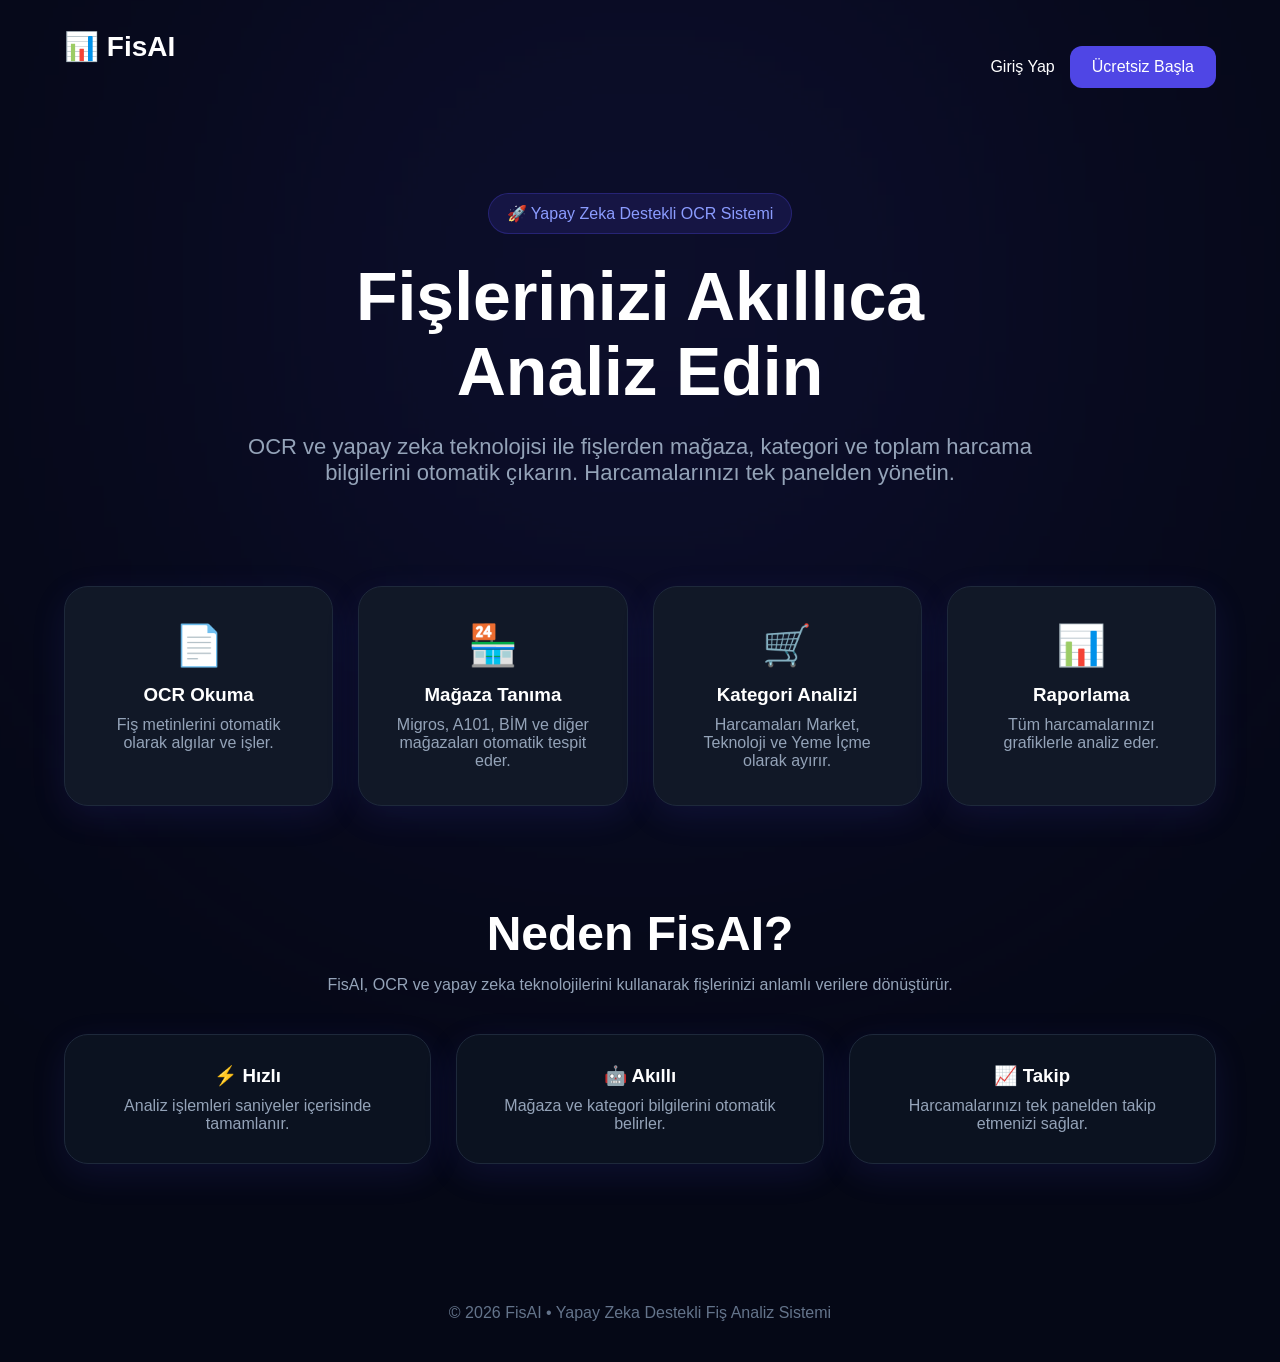
<file: templates/index.html>
<!DOCTYPE html>
<html lang="tr">
<head>
    <meta charset="UTF-8">
    <meta name="viewport" content="width=device-width, initial-scale=1.0">
    <title>FisAI - Yapay Zeka Destekli Fiş Analizi</title>

    <link rel="stylesheet" href="/static/css/style.css">
</head>
<body>

<nav class="navbar">

    <div class="logo">
        📊 FisAI
    </div>

    <div class="nav-buttons">

        <a href="/login" class="nav-login">
            Giriş Yap
        </a>

        <a href="/register" class="nav-register">
            Ücretsiz Başla
        </a>

    </div>

</nav>

<section class="hero">

    <div class="hero-badge">
        🚀 Yapay Zeka Destekli OCR Sistemi
    </div>

    <h1>
        Fişlerinizi Akıllıca<br>
        Analiz Edin
    </h1>

    <p>
        OCR ve yapay zeka teknolojisi ile fişlerden mağaza,
        kategori ve toplam harcama bilgilerini otomatik çıkarın.
        Harcamalarınızı tek panelden yönetin.
    </p>

</section>

<section class="features">

    <div class="feature-card">
        <div class="feature-icon">📄</div>
        <h3>OCR Okuma</h3>
        <p>
            Fiş metinlerini otomatik olarak algılar
            ve işler.
        </p>
    </div>

    <div class="feature-card">
        <div class="feature-icon">🏪</div>
        <h3>Mağaza Tanıma</h3>
        <p>
            Migros, A101, BİM ve diğer mağazaları
            otomatik tespit eder.
        </p>
    </div>

    <div class="feature-card">
        <div class="feature-icon">🛒</div>
        <h3>Kategori Analizi</h3>
        <p>
            Harcamaları Market, Teknoloji ve
            Yeme İçme olarak ayırır.
        </p>
    </div>

    <div class="feature-card">
        <div class="feature-icon">📊</div>
        <h3>Raporlama</h3>
        <p>
            Tüm harcamalarınızı grafiklerle
            analiz eder.
        </p>
    </div>

</section>

<section class="why-us">

    <h2>Neden FisAI?</h2>

    <p class="why-text">
        FisAI, OCR ve yapay zeka teknolojilerini kullanarak
        fişlerinizi anlamlı verilere dönüştürür.
    </p>

    <div class="why-grid">

        <div class="why-card">
            <h3>⚡ Hızlı</h3>
            <p>
                Analiz işlemleri saniyeler içerisinde tamamlanır.
            </p>
        </div>

        <div class="why-card">
            <h3>🤖 Akıllı</h3>
            <p>
                Mağaza ve kategori bilgilerini otomatik belirler.
            </p>
        </div>

        <div class="why-card">
            <h3>📈 Takip</h3>
            <p>
                Harcamalarınızı tek panelden takip etmenizi sağlar.
            </p>
        </div>

    </div>

</section>

<footer class="footer">

    <p>
        © 2026 FisAI • Yapay Zeka Destekli Fiş Analiz Sistemi
    </p>

</footer>

</body>
</html>
</file>
<file: static/css/style.css>
*{
    margin:0;
    padding:0;
    box-sizing:border-box;
}

body{
    font-family:Arial,sans-serif;
    background:#050816;
    color:white;
}

/* =========================
BUTTONS
========================= */

.btn,
.primary-btn{
    background:#4f46e5;
    color:white;
    padding:14px 24px;
    border:none;
    border-radius:12px;
    text-decoration:none;
    cursor:pointer;
    font-weight:600;
    transition:.3s;
}

.btn:hover,
.primary-btn:hover{
    background:#3730a3;
}

.secondary-btn-dark{
    background:white;
    color:#4f46e5;
    border:2px solid #4f46e5;
    padding:14px 24px;
    border-radius:12px;
    text-decoration:none;
    font-weight:600;
}

.secondary-btn-dark:hover{
    background:#eef2ff;
}

.logout-btn{
    background:#ef4444;
}

.logout-btn:hover{
    background:#dc2626;
}

/* =========================
LANDING PAGE
========================= */

.home-page{
    background:#050816;
    color:white;
}

.navbar{
    width:90%;
    max-width:1400px;
    margin:auto;
    padding:30px 0;
    display:flex;
    justify-content:space-between;
    align-items:center;
}

.logo{
    font-size:34px;
    font-weight:700;
    color:white;
}

.nav-menu{
    display:flex;
    gap:30px;
}
.nav-menu a{
    color:#94a3b8;
}

.nav-login{
    color:white;
}

.nav-menu a{
    color:#94a3b8;
    text-decoration:none;
}

.nav-menu a:hover{
    color:white;
}

.nav-buttons{
    display:flex;
    align-items:center;
    gap:15px;
}

.nav-login{
    color:white;
    text-decoration:none;
}

.nav-register{
    background:#4f46e5;
    color:white;
    text-decoration:none;
    padding:12px 22px;
    border-radius:12px;
}

.hero{
    max-width:1200px;
    margin:60px auto;
    text-align:center;
    position:relative;
}

.hero::before{
    content:'';
    position:absolute;
    width:700px;
    height:700px;
    background:#4f46e5;
    filter:blur(260px);
    opacity:.18;
    left:50%;
    top:-250px;
    transform:translateX(-50%);
    z-index:-1;
}

.hero-badge{
    display:inline-block;
    background:rgba(79,70,229,.15);
    color:#8b9cff;
    border:1px solid rgba(79,70,229,.3);
    padding:10px 18px;
    border-radius:999px;
    margin-bottom:25px;
}

.hero h1{
    font-size:68px;
    line-height:1.1;
    margin-bottom:25px;
    color:white;
}

.hero p{
    max-width:800px;
    margin:auto;
    color:#94a3b8;
    font-size:22px;
}

.hero-buttons{
    display:flex;
    justify-content:center;
    gap:20px;
    margin-top:40px;
}

/* =========================
FEATURES
========================= */

.features{
    width:90%;
    max-width:1400px;
    margin:100px auto;
    display:grid;
    grid-template-columns:repeat(4,1fr);
    gap:25px;
}

.feature-card{
    background:#111827;
    border:1px solid #1e293b;
    padding:35px;
    border-radius:24px;
    text-align:center;
    transition:.3s;
    box-shadow:0 10px 35px rgba(79,70,229,.12);
}

.feature-icon{
    font-size:40px;
    margin-bottom:15px;
}

.feature-card h3{
    color:white;
    margin-bottom:10px;
}

.feature-card p{
    color:#94a3b8;
}

/* =========================
WHY US
========================= */

.why-us{
    width:90%;
    max-width:1200px;
    margin:100px auto;
    text-align:center;
}

.why-us h2{
    font-size:48px;
    color:white;
    margin-bottom:15px;
}

.why-text{
    color:#94a3b8;
    margin-bottom:40px;
}

.why-grid{
    display:grid;
    grid-template-columns:repeat(3,1fr);
    gap:25px;
}

.why-card{
    background:#0b1220;
    border:1px solid #1e293b;
    padding:30px;
    border-radius:24px;
    box-shadow:0 10px 35px rgba(79,70,229,.12);
    transition:.3s;
}

.why-card h3{
    color:white;
    margin-bottom:10px;
}

.why-card p{
    color:#94a3b8;
}

.footer{
    text-align:center;
    padding:40px;
    color:#64748b;
}

/* =========================
LOGIN & REGISTER
========================= */

.split-auth{
    min-height:100vh;
    display:grid;
    grid-template-columns:1fr 1fr;
}

.auth-left{
    background:linear-gradient(
        135deg,
        #0f172a 0%,
        #1e1b4b 45%,
        #312e81 100%
    );
    position:relative;
    overflow:hidden;
    padding:80px;
}

.auth-left::before{
    content:'';
    position:absolute;
    width:500px;
    height:500px;
    border-radius:50%;
    background:#4f46e5;
    filter:blur(120px);
    opacity:.25;
    top:-150px;
    right:-150px;
}

.auth-left::after{
    content:'';
    position:absolute;
    width:400px;
    height:400px;
    border-radius:50%;
    background:#6366f1;
    filter:blur(120px);
    opacity:.18;
    bottom:-150px;
    left:-150px;
}

.brand-box{
    max-width:500px;
    margin:auto;
}

.brand-box h1{
    color:white;
    margin-bottom:20px;
    font-size:72px;
    font-weight:800;
}

.brand-box h2{
    color:white;
    line-height:1.2;
    margin-bottom:20px;
    font-size:42px;
    line-height:1.1;
    font-weight:700;
}

.brand-box p{
    color:#e0e7ff;
    font-size:18px;
    line-height:1.7;
}

.auth-right{
    background:#050816;
    display:flex;
    justify-content:center;
    align-items:center;
}

.login-card{
    width:500px;
    background:#111827;
    border:1px solid #1e293b;
    border-radius:30px;
    padding:50px;
    box-shadow:0 20px 50px rgba(0,0,0,.4);
}

.login-card h2{
    color:white;
    font-size:34px;
    margin-bottom:10px;
}

.login-card p{
    color:#94a3b8;
    margin-bottom:30px;
}

.login-card input{
    width:100%;
    padding:18px;
    background:#0f172a;
    border:1px solid #334155;
    border-radius:14px;
    color:white;
    margin-bottom:18px;
}

.auth-btn{
    width:100%;
    padding:18px;
    border-radius:14px;
    background:#4f46e5;
    color:white;
    font-weight:700;
    border:none;
}

.auth-footer{
    text-align:center;
    margin-top:20px;
    color:#64748b;
}

.auth-footer a{
    color:#4f46e5;
    text-decoration:none;
    font-weight:600;
}

/* =========================
DASHBOARD
========================= */

.dashboard-container{
    width:90%;
    max-width:1400px;
    margin:40px auto;
}

.dashboard-container h1{
    color:#ffffff;
    margin-bottom:25px;
}

/* Upload Hero */

.upload-hero{
    background:#182235;
    border:1px solid #2b3850;
    border-radius:24px;
    padding:45px;
    text-align:center;
    margin-bottom:35px;
    box-shadow:0 10px 40px rgba(0,0,0,.25);
}

.upload-hero-icon{
    font-size:60px;
    margin-bottom:15px;
}

.upload-hero h2{
    color:white;
    margin-bottom:10px;
}

.upload-hero p{
    color:#b8c1d1;
    margin-bottom:25px;
}

.file-input{
    width:100%;
    max-width:540px;
    padding:14px;
    background:#111827;
    border:1px solid #374151;
    border-radius:12px;
    color:white;
    margin-bottom:15px;
}

/* Stats */

.stats-container{
    display:grid;
    grid-template-columns:repeat(5,1fr);
    gap:20px;
    margin-bottom:35px;
}

.stat-card{
    background:#182235;
    border:1px solid #2b3850;
    border-radius:20px;
    padding:28px;
    text-align:center;
    transition:.3s;
}

.stat-card:hover{
    transform:translateY(-4px);
    background:#22304b;
}

.stat-card h3{
    color:#cbd5e1;
    font-size:17px;
    margin-bottom:12px;
}

.stat-card p{
    color:#6366f1;
    font-size:36px;
    font-weight:700;
}

/* Grafik + Özet */

.dashboard-grid{
    display:grid;
    grid-template-columns:2fr 1fr;
    gap:25px;
}

.chart-box{
    background:#182235;
    border:1px solid #2b3850;
    border-radius:24px;
    padding:30px;
    box-shadow:
    0 0 0 1px rgba(99,102,241,.08),
    0 10px 40px rgba(99,102,241,.08);
}

.summary-box{
    background:#182235;
    border:1px solid #2b3850;
    border-radius:24px;
    padding:30px;
}

.chart-box h3,
.summary-box h3{
    color:white;
    margin-bottom:20px;
}

.chart-wrapper{
    width:380px;
    margin:auto;
}

.summary-item{
    display:flex;
    justify-content:space-between;
    padding:15px 0;
    border-bottom:1px solid #2b3850;
    background:#1e293b;
    border:1px solid rgba(255,255,255,.05);
}

.summary-item:last-child{
    border-bottom:none;
}

.summary-item span{
    color:white;
}

.summary-item strong{
    color:white;
}

/* Buttons */

.action-buttons{
    text-align:center;
    margin-top:35px;
}

.action-buttons .btn{
    margin:0 8px;
}

/* =========================
RECEIPTS
========================= */

.container{
    width:90%;
    max-width:1200px;
    margin:40px auto;
}

.container h2{
    color:white;
    margin-bottom:25px;
}

.receipt-list{
    display:flex;
    flex-direction:column;
    gap:20px;
}

.receipt-card{
    background:#17233a;
    border-radius:20px;
    padding:25px;
    border:1px solid rgba(79,70,229,.25);
    box-shadow:0 10px 30px rgba(0,0,0,.25);
    transition:.3s;
}

.receipt-card:hover{
    transform:translateY(-3px);
    border-color:#4f46e5;
}

.receipt-header{
    display:flex;
    justify-content:space-between;
    align-items:center;
    margin-bottom:15px;
}

.receipt-header h3{
    color:#818cf8;
}

.receipt-header span{
    color:#94a3b8;
}

.receipt-card p{
    margin:8px 0;
    color:#cbd5e1;
}

/* =========================
OCR RESULT
========================= */

.result-box{
    background:white;
    padding:30px;
    border-radius:24px;
    margin-top:30px;
    box-shadow:0 10px 30px rgba(0,0,0,.08);
}

.analysis-grid{
    display:grid;
    grid-template-columns:repeat(4,1fr);
    gap:20px;
    margin-top:20px;
}

.analysis-card{
    background:#f8fafc;
    border-radius:18px;
    padding:20px;
    text-align:center;
}

.analysis-card span{
    display:block;
    color:#64748b;
    margin-bottom:10px;
}

.analysis-card strong{
    color:#4f46e5;
    font-size:20px;
}

/* =========================
RESPONSIVE
========================= */

@media(max-width:1200px){

    .stats-container{
        grid-template-columns:repeat(2,1fr);
    }

    .dashboard-grid{
        grid-template-columns:1fr;
    }

    .analysis-grid{
        grid-template-columns:repeat(2,1fr);
    }
}

@media(max-width:900px){

    .split-auth{
        grid-template-columns:1fr;
    }

    .auth-left{
        display:none;
    }

    .login-card{
        width:90%;
    }

    .features{
        grid-template-columns:1fr 1fr;
    }

    .why-grid{
        grid-template-columns:1fr;
    }

    .hero h1{
        font-size:52px;
    }

    .hero p{
        font-size:18px;
    }
}

@media(max-width:768px){

    .navbar{
        flex-direction:column;
        gap:20px;
    }

    .nav-menu{
        flex-wrap:wrap;
        justify-content:center;
    }

    .hero-buttons{
        flex-direction:column;
        align-items:center;
    }

    .features{
        grid-template-columns:1fr;
    }

    .stats-container{
        grid-template-columns:1fr;
    }

    .analysis-grid{
        grid-template-columns:1fr;
    }

    .chart-wrapper{
        width:240px;
    }

    .hero h1{
        font-size:42px;
    }
}

.result-box{
    background:#17233a;
    border:1px solid rgba(79,70,229,.25);
    border-radius:24px;
    padding:30px;
    margin-top:30px;
    box-shadow:0 10px 30px rgba(0,0,0,.25);
}

.ocr-box{
    margin-top:15px;
    background:white;
    color:#1e293b;
    padding:20px;
    border-radius:12px;
    border:1px solid #dbe4ff;
    white-space:pre-wrap;
    max-height:400px;
    overflow-y:auto;
}

.result-box h2,
.result-box h3{
    color:#c7b4e4;
    margin-bottom:25px;
}

.result-box .summary-item{
    background:#360a62;
     border:1px solid rgba(255,255,255,.05);
    padding:12px 15px;
    border-radius:10px;
    margin-bottom:10px;
}

.result-box .summary-item span{
    color:white;
}

.result-box .summary-item strong{
    color:#ffffff;
    font-weight:700;
}
@media(max-width:768px){

    .result-box{
        padding:20px;
    }

    .summary-item{
        padding:10px 14px;
    }

    .summary-item span,
    .summary-item strong{
        font-size:14px;
    }
}

/* =========================
TOPBAR
========================= */

.topbar{
    display:flex;
    justify-content:space-between;
    align-items:center;
    margin-bottom:30px;
}

.topbar .logo{
    color:white;
    font-size:40px;
    font-weight:700;
}

.menu-btn{
    width:52px;
    height:52px;
    border:none;
    border-radius:14px;
    background:#4f46e5;
    color:white;
    font-size:26px;
    cursor:pointer;
}

.menu-btn:hover{
    background:#4338ca;
}

/* =========================
MOBILE MENU
========================= */

.mobile-menu{
    position:fixed;
    top:0;
    right:-320px;
    width:280px;
    height:100vh;
    background:#111827;
    z-index:9999;
    padding:25px;
    transition:.35s;
    border-left:1px solid #2b3850;
    display:flex;
    flex-direction:column;
}

.show-menu{
    right:0;
}

.menu-header{
    display:flex;
    align-items:center;
    gap:12px;
    margin-bottom:30px;
    padding-bottom:20px;
    border-bottom:1px solid #2b3850;
}

.menu-avatar{
    width:50px;
    height:50px;
    border-radius:50%;
    background:#4f46e5;
    display:flex;
    align-items:center;
    justify-content:center;
    font-size:24px;
}

.menu-header h3{
    color:white;
    margin-bottom:3px;
}

.menu-header span{
    color:#94a3b8;
    font-size:14px;
}

.mobile-menu a{
    text-decoration:none;
    color:white;
    background:#182235;
    padding:15px;
    border-radius:12px;
    margin-bottom:12px;
    transition:.3s;
}

.mobile-menu a:hover{
    background:#22304b;
}

/* Mobil */

@media(max-width:768px){

    .topbar .logo{
        font-size:28px;
    }

    .menu-btn{
        width:45px;
        height:45px;
        font-size:22px;
    }

    .dashboard-container{
        width:95%;
    }

    .stats-container{
        grid-template-columns:repeat(2,1fr);
    }
}

.upload-buttons{
    display:flex;
    justify-content:center;
    gap:15px;
    flex-wrap:wrap;
    margin-bottom:15px;
}

.monthly-chart-box{
    margin-top:30px;
}

.monthly-chart-wrapper{
    height:280px;
    margin-top:20px;
}

.layout{
    display:flex;
    min-height:100vh;
}

.sidebar{
    width:250px;
    background:#0f172a;
    border-right:1px solid rgba(255,255,255,.08);
    padding:30px 20px;
    position:fixed;
    left:0;
    top:0;
    bottom:0;
}

.logo{
    color:white;
    font-size:28px;
    font-weight:700;
    margin-bottom:40px;
}

.menu{
    display:flex;
    flex-direction:column;
    gap:15px;
}

.menu a{
    color:#cbd5e1;
    text-decoration:none;
    padding:14px;
    border-radius:12px;
    transition:.3s;
}

.menu a:hover{
    background:#1e293b;
    color:white;
}

.main-content{
    margin-left:250px;
    width:100%;
}

.error-message {
    background: #ffe6e6;
    color: #c0392b;
    padding: 12px;
    border-radius: 12px;
    margin-bottom: 15px;
    font-weight: 600;
    text-align: center;
}

.error-message{
    background:#ffe5e5;
    color:#d60000;
    padding:12px;
    border-radius:10px;
    margin-bottom:15px;
    text-align:center;
    font-weight:500;
}

.stats-grid{
    display:grid;
    grid-template-columns: repeat(5,1fr);
    gap:20px;
}


/* PROFILE */

.profile-card{
    max-width:900px;
    margin:40px auto;
    background:#182235;
    border:1px solid #2b3850;
    border-radius:24px;
    padding:50px;
}

.avatar{
    width:110px;
    height:110px;
    border-radius:50%;
    background:linear-gradient(135deg,#4f46e5,#7c3aed);
    display:flex;
    align-items:center;
    justify-content:center;
    color:white;
    font-size:48px;
    font-weight:700;
    margin:0 auto 20px;
}

.profile-card h2{
    text-align:center;
    color:white;
    font-size:52px;
    margin-bottom:10px;
}

.mail{
    text-align:center;
    color:#94a3b8;
    margin-bottom:40px;
    font-size:24px;
}

.profile-card h3{
    color:white;
    margin:35px 0 15px;
    font-size:22px;
}

.profile-card input{
    width:100%;
    padding:18px;
    background:#0f172a;
    border:1px solid #334155;
    border-radius:14px;
    color:white;
    margin-bottom:18px;
}

/* DASHBOARD CLEAR BUTTON */

.action-buttons{
    display:flex;
    justify-content:center;
    margin-top:25px;
    margin-bottom:20px;
}

.warning-btn{
    background:#f59e0b !important;
    color:white;
    min-width:240px;
}

.warning-btn:hover{
    background:#d97706 !important;
}


/* DASHBOARD HEADER */

.dashboard-container > h1{
    margin-bottom:15px;
}

.dashboard-container > h2{
    font-size:42px;
    color:white;
    margin-bottom:8px;
}

.dashboard-container > p{
    color:#94a3b8;
    font-size:18px;
    margin-bottom:35px;
}

/* UPLOAD HERO */

.upload-hero form{
    display:flex;
    flex-direction:column;
    align-items:center;
}

#selectedFile{
    margin-top:14px;
    margin-bottom:25px;
    color:#94a3b8;
    font-size:15px;
    min-height:22px;
}


.filters{
    display:flex;
    gap:12px;
    margin:20px 0;
    flex-wrap:wrap;
}

.filters input,
.filters select{
    background:#18233f;
    color:white;
    border:1px solid #2c3d63;
    padding:12px;
    border-radius:10px;
    min-width:200px;
}

.filters input:focus,
.filters select:focus{
    outline:none;
    border-color:#6c63ff;
}

.search-result{
    color:#aab0c5;
    margin-bottom:20px;
    font-size:15px;
}

/* ANALİZ ALANI */

.analysis-grid-bottom{
    display:grid;
    grid-template-columns:1fr 1fr;
    gap:25px;
    margin-top:25px;
}

@media(max-width:1100px){
    .analysis-grid-bottom{
        grid-template-columns:1fr;
    }
}

/* OCR KUTUSU */

.fixed-box{
    height:450px;
    overflow-y:auto;

    background:#ffffff;
    color:#111827;

    border:1px solid #dbe4ff;
    border-radius:14px;

    padding:20px;

    white-space:pre-wrap;

    font-family:Consolas, monospace;

    box-shadow:
    inset 0 0 0 1px rgba(0,0,0,.03),
    0 10px 25px rgba(0,0,0,.08);
}

/* AI KUTUSU */

.ai-box{
    height:450px;
    overflow-y:auto;

    background:#111c3d;
    color:#e2e8f0;

    border:1px solid rgba(139,92,246,.35);

    border-radius:16px;

    padding:28px;

    line-height:1.9;

    white-space:pre-wrap;
}

/* AI İÇ BAŞLIKLARI */

.ai-section-title{
    color:#a855f7;

    font-size:22px;
    font-weight:700;

    margin-top:25px;
    margin-bottom:15px;
}

/* PUAN KARTI */

.score{
    margin-top:30px;

    background:rgba(168,85,247,.12);

    border:1px solid rgba(168,85,247,.35);

    border-radius:16px;

    padding:20px;

    text-align:center;

    color:#c084fc;

    font-size:32px;
    font-weight:700;
}

.ai-title{
    display:block;
    color:#b07cff;
    font-size:22px;
    font-weight:700;
    margin-top:20px;
    margin-bottom:10px;
}

.ai-section{
    display:grid;
    grid-template-columns:1fr 1fr 1fr;
    gap:20px;
    margin-bottom:30px;
}

.ai-section .stat-card{
    min-height:260px;
}

.ai-card p{
    font-size:16px !important;
    font-weight:400 !important;
    color:#cbd5e1 !important;
    text-align:left;
    line-height:1.8;
    margin-bottom:10px;
}

.reports-grid{
    display:grid;
    grid-template-columns: 1fr 1.5fr 1fr;
    gap:25px;
}

.receipt-table{
    width:100%;
    border-collapse:collapse;
}

.receipt-table th,
.receipt-table td{
    padding:12px;
    border-bottom:1px solid rgba(255,255,255,.08);
    text-align:left;
}

.receipt-table th{
    color:#8b5cf6;
    font-weight:600;
}
</file>
